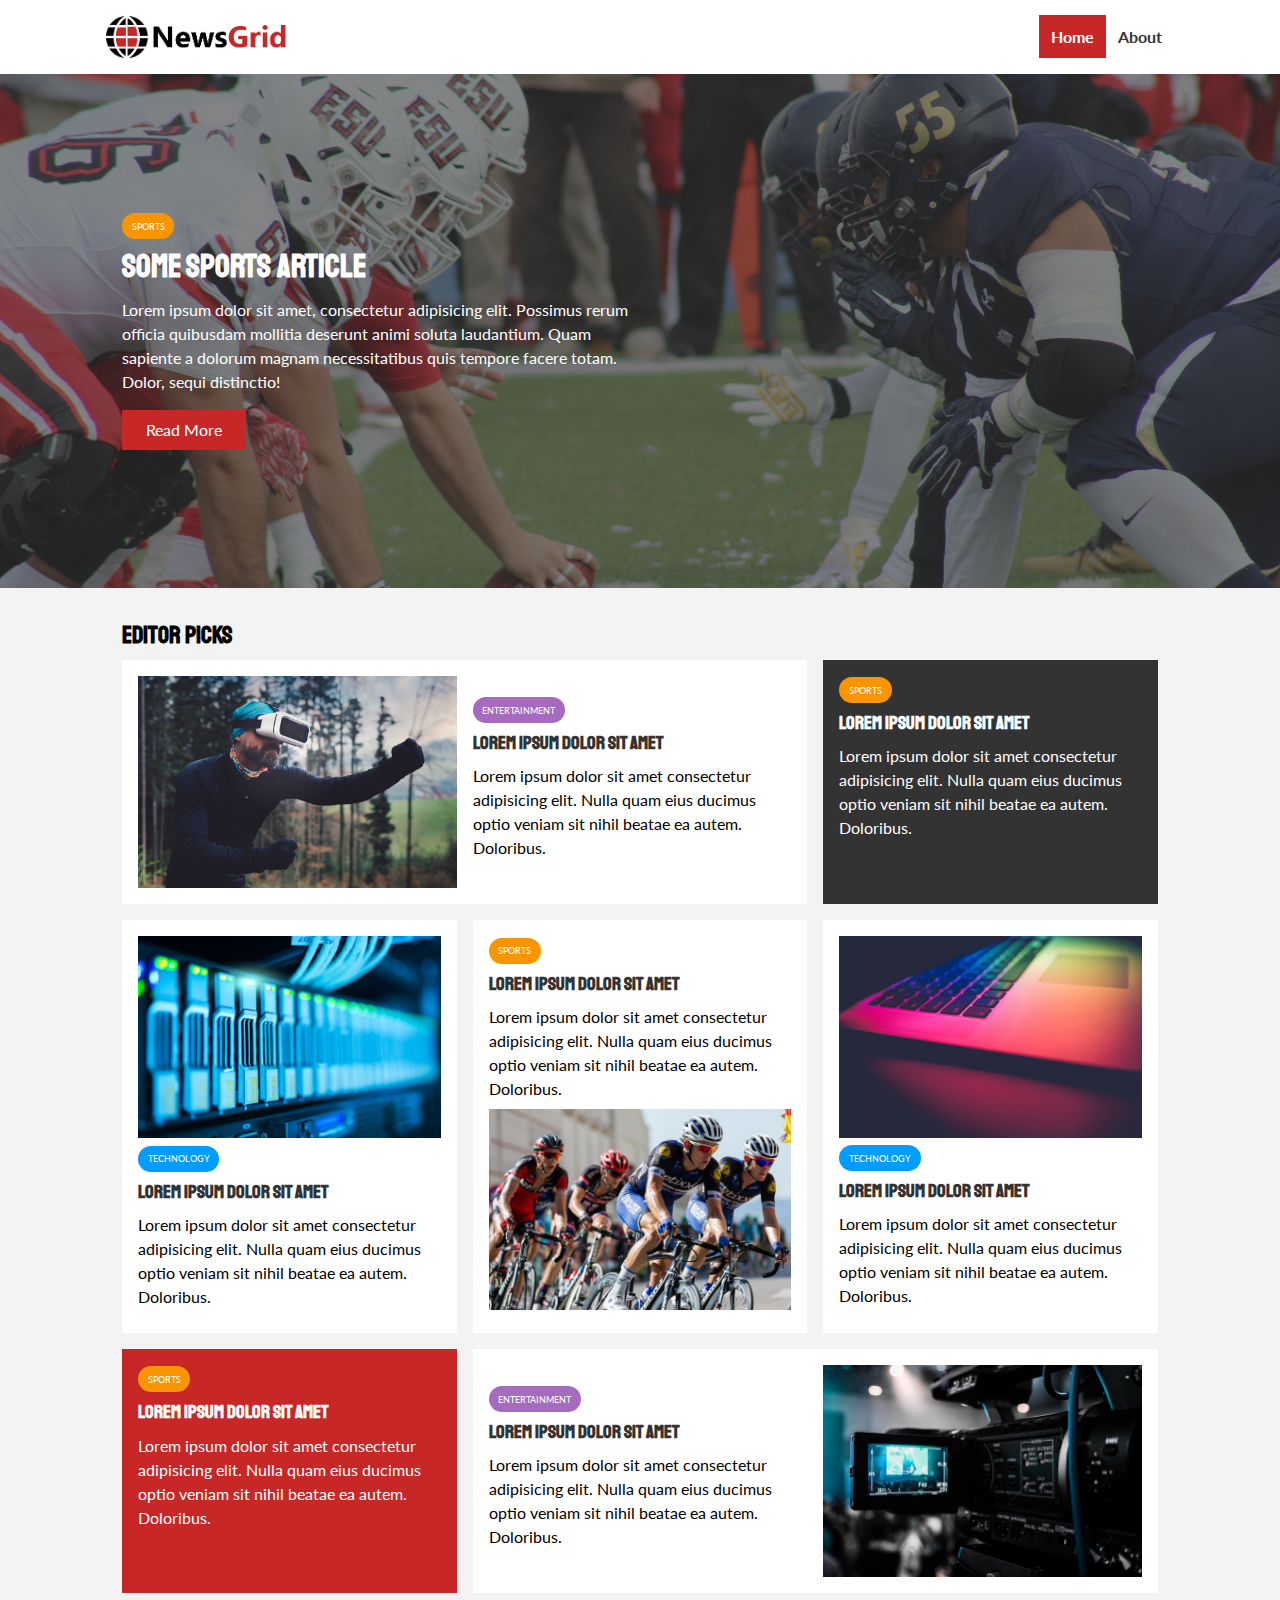
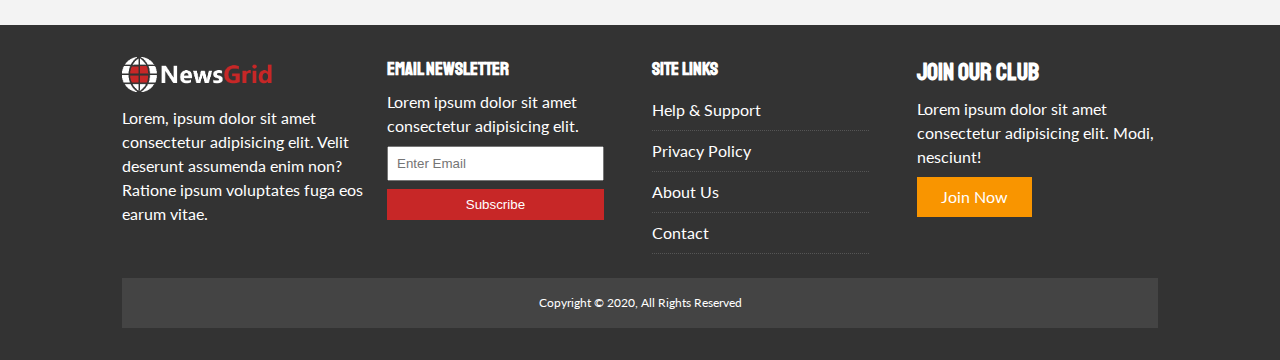
<file: index.html>
<!DOCTYPE html>
<html lang="en">
    <head>
        <meta charset="UTF-8" />
        <meta name="viewport" content="width=device-width, initial-scale=1.0" />
        <meta http-equiv="X-UA-Compatible" content="ie=edge" />
        <link
            rel="stylesheet"
            href="https://use.fontawesome.com/releases/v5.6.3/css/all.css"
            integrity="sha384-UHRtZLI+pbxtHCWp1t77Bi1L4ZtiqrqD80Kn4Z8NTSRyMA2Fd33n5dQ8lWUE00s/"
            crossorigin="anonymous"
        />
        <link
            href="https://fonts.googleapis.com/css?family=Lato|Staatliches"
            rel="stylesheet"
        />
        <link rel="stylesheet" href="css/style.css" />
        <link
            rel="stylesheet"
            media="screen and (max-width: 768px)"
            href="css/mobile.css"
        />
        <link rel="shortcut icon" type="image/x-icon" href="favicon.ico" />
        <title>NewsGrid | Latest News</title>
    </head>
    <body>
        <nav id="main-nav">
            <div class="container">
                <img src="public/img/logo.png" alt="NewsGrid" class="logo" />
                <div class="social">
                    <a href="http://facebook.com" target="_blank"
                        ><i class="fab fa-facebook fa-2x"></i
                    ></a>
                    <a href="http://twitter.com" target="_blank"
                        ><i class="fab fa-twitter fa-2x"></i
                    ></a>
                    <a href="http://instagram.com" target="_blank"
                        ><i class="fab fa-instagram fa-2x"></i
                    ></a>
                    <a href="http://youtube.com" target="_blank"
                        ><i class="fab fa-youtube fa-2x"></i
                    ></a>
                </div>
                <ul>
                    <li><a class="current" href="index.html">Home</a></li>
                    <li><a href="about.html">About</a></li>
                </ul>
            </div>
        </nav>

        <!-- Showcase -->
        <header id="showcase">
            <div class="container">
                <div class="showcase-container">
                    <div class="showcase-content">
                        <div class="category category-sports">Sports</div>
                        <h1>Some Sports Article</h1>
                        <p>
                            Lorem ipsum dolor sit amet, consectetur adipisicing
                            elit. Possimus rerum officia quibusdam mollitia
                            deserunt animi soluta laudantium. Quam sapiente a
                            dolorum magnam necessitatibus quis tempore facere
                            totam. Dolor, sequi distinctio!
                        </p>
                        <a href="article.html" class="btn btn-primary"
                            >Read More</a
                        >
                    </div>
                </div>
            </div>
        </header>

        <!-- Home Articles -->
        <section id="home-articles" class="py-2">
            <div class="container">
                <h2>Editor Picks</h2>
                <div class="articles-container">
                    <article class="card">
                        <img src="public/img/ent1.jpg" alt="" />
                        <div>
                            <div class="category category-ent">
                                Entertainment
                            </div>
                            <h3>
                                <a href="article.html"
                                    >Lorem ipsum dolor sit amet</a
                                >
                            </h3>
                            <p>
                                Lorem ipsum dolor sit amet consectetur
                                adipisicing elit. Nulla quam eius ducimus optio
                                veniam sit nihil beatae ea autem. Doloribus.
                            </p>
                        </div>
                    </article>
                    <article class="card bg-dark">
                        <div class="category category-sports">Sports</div>
                        <h3>
                            <a href="article.html"
                                >Lorem ipsum dolor sit amet</a
                            >
                        </h3>
                        <p>
                            Lorem ipsum dolor sit amet consectetur adipisicing
                            elit. Nulla quam eius ducimus optio veniam sit nihil
                            beatae ea autem. Doloribus.
                        </p>
                    </article>
                    <article class="card">
                        <img src="public/img/tech1.jpg" alt="" />
                        <div class="category category-tech">Technology</div>
                        <h3>
                            <a href="article.html"
                                >Lorem ipsum dolor sit amet</a
                            >
                        </h3>
                        <p>
                            Lorem ipsum dolor sit amet consectetur adipisicing
                            elit. Nulla quam eius ducimus optio veniam sit nihil
                            beatae ea autem. Doloribus.
                        </p>
                    </article>
                    <article class="card">
                        <div class="category category-sports">Sports</div>
                        <h3>
                            <a href="article.html"
                                >Lorem ipsum dolor sit amet</a
                            >
                        </h3>
                        <p>
                            Lorem ipsum dolor sit amet consectetur adipisicing
                            elit. Nulla quam eius ducimus optio veniam sit nihil
                            beatae ea autem. Doloribus.
                        </p>
                        <img src="public/img/sports1.jpg" alt="" />
                    </article>
                    <article class="card">
                        <img src="public/img/tech2.jpg" alt="" />
                        <div class="category category-tech">Technology</div>
                        <h3>
                            <a href="article.html"
                                >Lorem ipsum dolor sit amet</a
                            >
                        </h3>
                        <p>
                            Lorem ipsum dolor sit amet consectetur adipisicing
                            elit. Nulla quam eius ducimus optio veniam sit nihil
                            beatae ea autem. Doloribus.
                        </p>
                    </article>
                    <article class="card bg-primary">
                        <div class="category category-sports">Sports</div>
                        <h3>
                            <a href="article.html"
                                >Lorem ipsum dolor sit amet</a
                            >
                        </h3>
                        <p>
                            Lorem ipsum dolor sit amet consectetur adipisicing
                            elit. Nulla quam eius ducimus optio veniam sit nihil
                            beatae ea autem. Doloribus.
                        </p>
                    </article>
                    <article class="card">
                        <div>
                            <div class="category category-ent">
                                Entertainment
                            </div>
                            <h3>
                                <a href="article.html"
                                    >Lorem ipsum dolor sit amet</a
                                >
                            </h3>
                            <p>
                                Lorem ipsum dolor sit amet consectetur
                                adipisicing elit. Nulla quam eius ducimus optio
                                veniam sit nihil beatae ea autem. Doloribus.
                            </p>
                        </div>
                        <img src="public/img/ent2.jpg" alt="" />
                    </article>
                </div>
            </div>
        </section>

        <!-- Footer -->
        <footer id="main-footer" class="py-2">
            <div class="container footer-container">
                <div>
                    <img src="public/img/logo_light.png" alt="NewsGrid" />
                    <p>
                        Lorem, ipsum dolor sit amet consectetur adipisicing
                        elit. Velit deserunt assumenda enim non? Ratione ipsum
                        voluptates fuga eos earum vitae.
                    </p>
                </div>
                <div>
                    <h3>Email Newsletter</h3>
                    <p>
                        Lorem ipsum dolor sit amet consectetur adipisicing elit.
                    </p>
                    <form>
                        <input type="email" placeholder="Enter Email" />
                        <input
                            type="submit"
                            value="Subscribe"
                            class="btn btn-primary"
                        />
                    </form>
                </div>
                <div>
                    <h3>Site Links</h3>
                    <ul class="list">
                        <li><a href="#">Help & Support</a></li>
                        <li><a href="#">Privacy Policy</a></li>
                        <li><a href="#">About Us</a></li>
                        <li><a href="#">Contact</a></li>
                    </ul>
                </div>
                <div>
                    <h2>Join Our Club</h2>
                    <p>
                        Lorem ipsum dolor sit amet consectetur adipisicing elit.
                        Modi, nesciunt!
                    </p>
                    <a href="#" class="btn btn-secondary">Join Now</a>
                </div>
                <div>
                    <p>
                        Copyright &copy; 2020, All Rights Reserved
                    </p>
                </div>
            </div>
        </footer>
    </body>
</html>
</file>
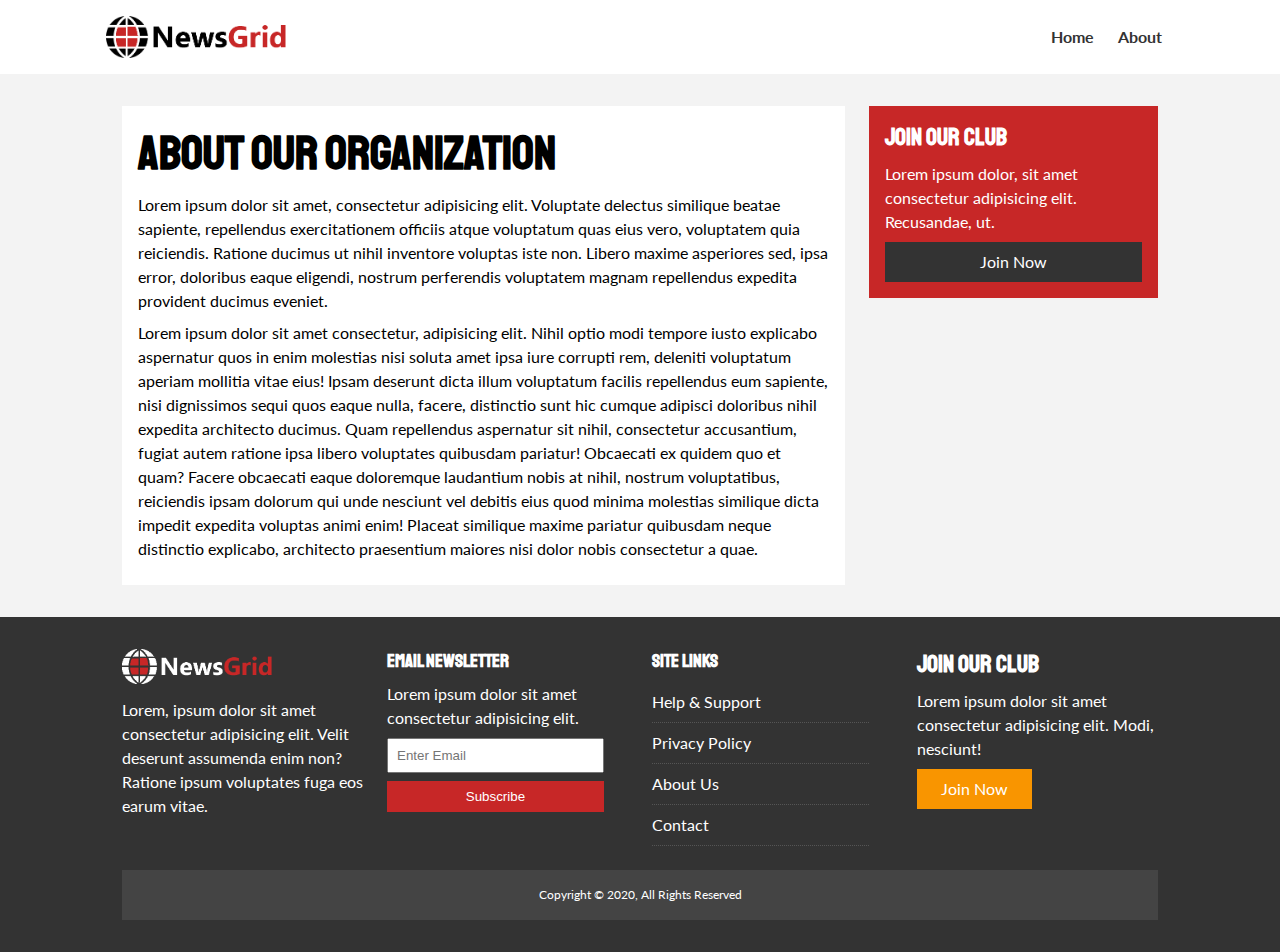
<file: about.html>
<!DOCTYPE html>
<html lang="en">
    <head>
        <meta charset="UTF-8" />
        <meta name="viewport" content="width=device-width, initial-scale=1.0" />
        <meta http-equiv="X-UA-Compatible" content="ie=edge" />
        <link
            rel="stylesheet"
            href="https://use.fontawesome.com/releases/v5.6.3/css/all.css"
            integrity="sha384-UHRtZLI+pbxtHCWp1t77Bi1L4ZtiqrqD80Kn4Z8NTSRyMA2Fd33n5dQ8lWUE00s/"
            crossorigin="anonymous"
        />
        <link
            href="https://fonts.googleapis.com/css?family=Lato|Staatliches"
            rel="stylesheet"
        />
        <link rel="stylesheet" href="css/style.css" />
        <link
            rel="stylesheet"
            media="screen and (max-width: 768px)"
            href="css/mobile.css"
        />
        <link rel="shortcut icon" type="image/x-icon" href="favicon.ico" />
        <title>NewsGrid | Latest News</title>
    </head>
    <body>
        <nav id="main-nav">
            <div class="container">
                <img src="public/img/logo.png" alt="NewsGrid" class="logo" />
                <div class="social">
                    <a href="http://facebook.com" target="_blank"
                        ><i class="fab fa-facebook fa-2x"></i
                    ></a>
                    <a href="http://twitter.com" target="_blank"
                        ><i class="fab fa-twitter fa-2x"></i
                    ></a>
                    <a href="http://instagram.com" target="_blank"
                        ><i class="fab fa-instagram fa-2x"></i
                    ></a>
                    <a href="http://youtube.com" target="_blank"
                        ><i class="fab fa-youtube fa-2x"></i
                    ></a>
                </div>
                <ul>
                    <li><a href="index.html">Home</a></li>
                    <li><a href="about.html">About</a></li>
                </ul>
            </div>
        </nav>

        <section id="about">
            <div class="container">
                <div class="page-container">
                    <article class="card">
                        <h1 class="l-heading">
                            About Our Organization
                        </h1>
                        <p>
                            Lorem ipsum dolor sit amet, consectetur adipisicing
                            elit. Voluptate delectus similique beatae sapiente,
                            repellendus exercitationem officiis atque voluptatum
                            quas eius vero, voluptatem quia reiciendis. Ratione
                            ducimus ut nihil inventore voluptas iste non. Libero
                            maxime asperiores sed, ipsa error, doloribus eaque
                            eligendi, nostrum perferendis voluptatem magnam
                            repellendus expedita provident ducimus eveniet.
                        </p>
                        <p>
                            Lorem ipsum dolor sit amet consectetur, adipisicing
                            elit. Nihil optio modi tempore iusto explicabo
                            aspernatur quos in enim molestias nisi soluta amet
                            ipsa iure corrupti rem, deleniti voluptatum aperiam
                            mollitia vitae eius! Ipsam deserunt dicta illum
                            voluptatum facilis repellendus eum sapiente, nisi
                            dignissimos sequi quos eaque nulla, facere,
                            distinctio sunt hic cumque adipisci doloribus nihil
                            expedita architecto ducimus. Quam repellendus
                            aspernatur sit nihil, consectetur accusantium,
                            fugiat autem ratione ipsa libero voluptates
                            quibusdam pariatur! Obcaecati ex quidem quo et quam?
                            Facere obcaecati eaque doloremque laudantium nobis
                            at nihil, nostrum voluptatibus, reiciendis ipsam
                            dolorum qui unde nesciunt vel debitis eius quod
                            minima molestias similique dicta impedit expedita
                            voluptas animi enim! Placeat similique maxime
                            pariatur quibusdam neque distinctio explicabo,
                            architecto praesentium maiores nisi dolor nobis
                            consectetur a quae.
                        </p>
                    </article>
                    <aside class="card bg-primary">
                        <h2>Join Our Club</h2>
                        <p>
                            Lorem ipsum dolor, sit amet consectetur adipisicing
                            elit. Recusandae, ut.
                        </p>
                        <a href="#" class="btn btn-dark btn-block">Join Now</a>
                    </aside>
                </div>
            </div>
        </section>
        <!-- Footer -->
        <footer id="main-footer" class="py-2">
            <div class="container footer-container">
                <div>
                    <img src="public/img/logo_light.png" alt="NewsGrid" />
                    <p>
                        Lorem, ipsum dolor sit amet consectetur adipisicing
                        elit. Velit deserunt assumenda enim non? Ratione ipsum
                        voluptates fuga eos earum vitae.
                    </p>
                </div>
                <div>
                    <h3>Email Newsletter</h3>
                    <p>
                        Lorem ipsum dolor sit amet consectetur adipisicing elit.
                    </p>
                    <form>
                        <input type="email" placeholder="Enter Email" />
                        <input
                            type="submit"
                            value="Subscribe"
                            class="btn btn-primary"
                        />
                    </form>
                </div>
                <div>
                    <h3>Site Links</h3>
                    <ul class="list">
                        <li><a href="#">Help & Support</a></li>
                        <li><a href="#">Privacy Policy</a></li>
                        <li><a href="#">About Us</a></li>
                        <li><a href="#">Contact</a></li>
                    </ul>
                </div>
                <div>
                    <h2>Join Our Club</h2>
                    <p>
                        Lorem ipsum dolor sit amet consectetur adipisicing elit.
                        Modi, nesciunt!
                    </p>
                    <a href="#" class="btn btn-secondary">Join Now</a>
                </div>
                <div>
                    <p>
                        Copyright &copy; 2020, All Rights Reserved
                    </p>
                </div>
            </div>
        </footer>
    </body>
</html>
</file>
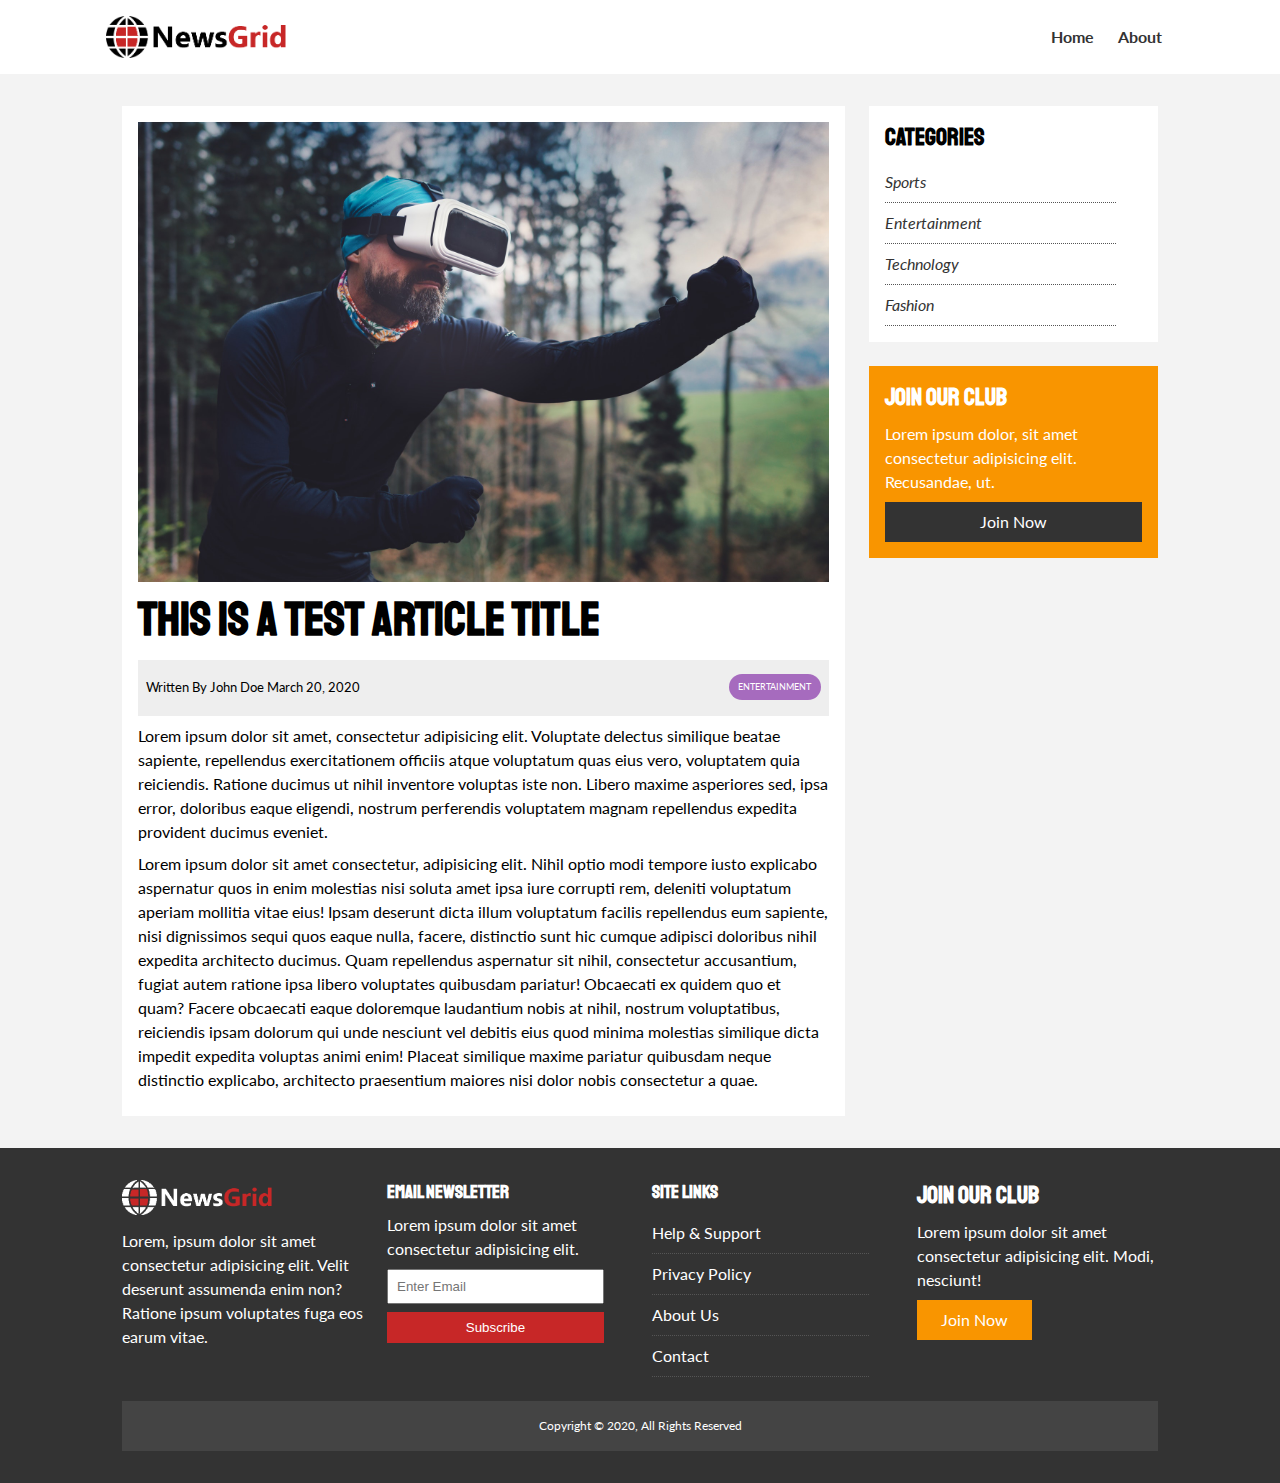
<file: article.html>
<!DOCTYPE html>
<html lang="en">
    <head>
        <meta charset="UTF-8" />
        <meta name="viewport" content="width=device-width, initial-scale=1.0" />
        <meta http-equiv="X-UA-Compatible" content="ie=edge" />
        <link
            rel="stylesheet"
            href="https://use.fontawesome.com/releases/v5.6.3/css/all.css"
            integrity="sha384-UHRtZLI+pbxtHCWp1t77Bi1L4ZtiqrqD80Kn4Z8NTSRyMA2Fd33n5dQ8lWUE00s/"
            crossorigin="anonymous"
        />
        <link
            href="https://fonts.googleapis.com/css?family=Lato|Staatliches"
            rel="stylesheet"
        />
        <link rel="stylesheet" href="css/style.css" />
        <link
            rel="stylesheet"
            media="screen and (max-width: 768px)"
            href="css/mobile.css"
        />
        <link rel="shortcut icon" type="image/x-icon" href="favicon.ico" />
        <title>NewsGrid | Latest News</title>
    </head>
    <body>
        <nav id="main-nav">
            <div class="container">
                <img src="public/img/logo.png" alt="NewsGrid" class="logo" />
                <div class="social">
                    <a href="http://facebook.com" target="_blank"
                        ><i class="fab fa-facebook fa-2x"></i
                    ></a>
                    <a href="http://twitter.com" target="_blank"
                        ><i class="fab fa-twitter fa-2x"></i
                    ></a>
                    <a href="http://instagram.com" target="_blank"
                        ><i class="fab fa-instagram fa-2x"></i
                    ></a>
                    <a href="http://youtube.com" target="_blank"
                        ><i class="fab fa-youtube fa-2x"></i
                    ></a>
                </div>
                <ul>
                    <li><a href="index.html">Home</a></li>
                    <li><a href="about.html">About</a></li>
                </ul>
            </div>
        </nav>
        <section id="article">
            <div class="container">
                <div class="page-container">
                    <article class="card">
                        <img src="public/img/ent1.jpg" alt="article photo" />
                        <h1 class="l-heading">
                            This Is A Test Article Title
                        </h1>
                        <div class="meta">
                            <small>
                                <i class="fas fa-user"></i> Written By John Doe
                                March 20, 2020
                            </small>
                            <div class="category category-ent">
                                Entertainment
                            </div>
                        </div>
                        <p>
                            Lorem ipsum dolor sit amet, consectetur adipisicing
                            elit. Voluptate delectus similique beatae sapiente,
                            repellendus exercitationem officiis atque voluptatum
                            quas eius vero, voluptatem quia reiciendis. Ratione
                            ducimus ut nihil inventore voluptas iste non. Libero
                            maxime asperiores sed, ipsa error, doloribus eaque
                            eligendi, nostrum perferendis voluptatem magnam
                            repellendus expedita provident ducimus eveniet.
                        </p>
                        <p>
                            Lorem ipsum dolor sit amet consectetur, adipisicing
                            elit. Nihil optio modi tempore iusto explicabo
                            aspernatur quos in enim molestias nisi soluta amet
                            ipsa iure corrupti rem, deleniti voluptatum aperiam
                            mollitia vitae eius! Ipsam deserunt dicta illum
                            voluptatum facilis repellendus eum sapiente, nisi
                            dignissimos sequi quos eaque nulla, facere,
                            distinctio sunt hic cumque adipisci doloribus nihil
                            expedita architecto ducimus. Quam repellendus
                            aspernatur sit nihil, consectetur accusantium,
                            fugiat autem ratione ipsa libero voluptates
                            quibusdam pariatur! Obcaecati ex quidem quo et quam?
                            Facere obcaecati eaque doloremque laudantium nobis
                            at nihil, nostrum voluptatibus, reiciendis ipsam
                            dolorum qui unde nesciunt vel debitis eius quod
                            minima molestias similique dicta impedit expedita
                            voluptas animi enim! Placeat similique maxime
                            pariatur quibusdam neque distinctio explicabo,
                            architecto praesentium maiores nisi dolor nobis
                            consectetur a quae.
                        </p>
                    </article>

                    <aside id="categories" class="card">
                        <h2>Categories</h2>
                        <ul class="list">
                            <li>
                                <a href="#"
                                    ><i class="fas fa-chevron-right"
                                        >Sports</i
                                    ></a
                                >
                            </li>
                            <li>
                                <a href="#"
                                    ><i class="fas fa-chevron-right"
                                        >Entertainment</i
                                    ></a
                                >
                            </li>
                            <li>
                                <a href="#"
                                    ><i class="fas fa-chevron-right"
                                        >Technology</i
                                    ></a
                                >
                            </li>
                            <li>
                                <a href="#"
                                    ><i class="fas fa-chevron-right"
                                        >Fashion</i
                                    ></a
                                >
                            </li>
                        </ul>
                    </aside>
                    <aside class="card bg-secondary">
                        <h2>Join Our Club</h2>
                        <p>
                            Lorem ipsum dolor, sit amet consectetur adipisicing
                            elit. Recusandae, ut.
                        </p>
                        <a href="#" class="btn btn-dark btn-block">Join Now</a>
                    </aside>
                </div>
            </div>
        </section>
        <!-- Footer -->
        <footer id="main-footer" class="py-2">
            <div class="container footer-container">
                <div>
                    <img src="public/img/logo_light.png" alt="NewsGrid" />
                    <p>
                        Lorem, ipsum dolor sit amet consectetur adipisicing
                        elit. Velit deserunt assumenda enim non? Ratione ipsum
                        voluptates fuga eos earum vitae.
                    </p>
                </div>
                <div>
                    <h3>Email Newsletter</h3>
                    <p>
                        Lorem ipsum dolor sit amet consectetur adipisicing elit.
                    </p>
                    <form>
                        <input type="email" placeholder="Enter Email" />
                        <input
                            type="submit"
                            value="Subscribe"
                            class="btn btn-primary"
                        />
                    </form>
                </div>
                <div>
                    <h3>Site Links</h3>
                    <ul class="list">
                        <li><a href="#">Help & Support</a></li>
                        <li><a href="#">Privacy Policy</a></li>
                        <li><a href="#">About Us</a></li>
                        <li><a href="#">Contact</a></li>
                    </ul>
                </div>
                <div>
                    <h2>Join Our Club</h2>
                    <p>
                        Lorem ipsum dolor sit amet consectetur adipisicing elit.
                        Modi, nesciunt!
                    </p>
                    <a href="#" class="btn btn-secondary">Join Now</a>
                </div>
                <div>
                    <p>
                        Copyright &copy; 2020, All Rights Reserved
                    </p>
                </div>
            </div>
        </footer>
    </body>
</html>
</file>
<file: css/style.css>
:root {
    --primary-color: #c72727;
    --secondary-color: #f99500;
    --light-color: #f3f3f3;
    --dark-color: #333;
    --max-width: 1100px;
}

.category {
    --sports-color: #f99500;
    --ent-color: #a66bbe;
    --tech-color: #009cff;
}

* {
    margin: 0;
    padding: 0;
    box-sizing: border-box;
}

body {
    font-family: "Lato", sans-serif;
    line-height: 1.5;
    background: var(--light-color);
}

a {
    color: #333;
    text-decoration: none;
}

ul {
    list-style: none;
}

p {
    margin: 0.5rem 0;
}

img {
    width: 100%;
}

h1,
h2,
h3,
h4,
h5,
h6 {
    font-family: "Staatliches", cursive;
    margin-bottom: 0.55rem;
    line-height: 1.3;
}

/* Utility */
.container {
    max-width: var(--max-width);
    margin: auto;
    padding: 0 2rem;
    overflow: hidden;
}

.category {
    display: inline-block;
    color: #fff;
    font-size: 0.55rem;
    text-transform: uppercase;
    padding: 0.4rem 0.6rem;
    border-radius: 15px;
    margin-bottom: 0.5rem;
}

.category-sports {
    background: var(--sports-color);
}
.category-ent {
    background: var(--ent-color);
}
.category-tech {
    background: var(--tech-color);
}

.btn {
    display: inline-block;
    border: none;
    background: var(--dark-color);
    color: #fff;
    padding: 0.5rem 1.5rem;
}

.btn-light {
    background: var(--light-color);
}
.btn-primary {
    background: var(--primary-color);
}
.btn-secondary {
    background: var(--secondary-color);
}

.btn-block {
    display: block;
    width: 100%;
    text-align: center;
}

.btn:hover {
    opacity: 0.9;
}

.card {
    background: #fff;
    padding: 1rem;
}

.bg-dark {
    background: var(--dark-color);
    color: #fff;
}

.bg-primary {
    background: var(--primary-color);
    color: #fff;
}

.bg-secondary {
    background: var(--secondary-color);
    color: #fff;
}

.bg-dark h1,
.bg-dark h2,
.bg-dark h3,
.bg-dark a,
.bg-primary h1,
.bg-primary h2,
.bg-primary h3,
.bg-primary a,
.bg-secondary h1,
.bg-secondary h2,
.bg-secondary h3,
.bg-secondary a {
    color: #fff;
}

.py-1 {
    padding: 1.5rem 0;
}
.py-2 {
    padding: 2rem 0;
}
.py-3 {
    padding: 3rem 0;
}
.p-1 {
    padding: 1.5rem;
}
.p-2 {
    padding: 2rem;
}
.p-3 {
    padding: 3rem;
}

.l-heading {
    font-size: 3rem;
}

.list li {
    padding: 0.5rem 0;
    border-bottom: #555 dotted 1px;
    width: 90%;
}

.list li a:hover {
    color: var(--primary-color) !important;
}

/* Inner page grid container */
.page-container {
    display: grid;
    grid-template-columns: 5fr 2fr;
    margin: 2rem 0;
    grid-gap: 1.5rem;
}

.page-container > *:first-child {
    grid-row: 1 / span 3;
}

/* Navigation */
#main-nav {
    background: #fff;
    position: sticky;
    top: 0;
    z-index: 2;
}

#main-nav .container {
    display: grid;
    grid-template-columns: 6fr 3fr 2fr;
    padding: 1rem;
    align-items: center;
}

#main-nav .logo {
    width: 180px;
}

#main-nav ul {
    justify-self: end;
    display: flex;
}

#main-nav ul li a {
    padding: 0.75rem;
    font-weight: bold;
}

#main-nav ul li a.current {
    background: var(--primary-color);
    color: #fff;
}

#main-nav ul li a:hover {
    background: var(--light-color);
    color: var(--dark-color);
}

#main-nav .social {
    justify-self: center;
}

#main-nav .social i {
    color: #777;
    margin-right: 0.5rem;
}

/* Showcase */
#showcase {
    color: #fff;
    background: #333;
    padding: 2rem;
    position: relative;
}

#showcase:before {
    content: "";
    background: url("../public/img/featured.jpg") no-repeat center center/cover;
    position: absolute;
    top: 0;
    left: 0;
    width: 100%;
    height: 100%;
    opacity: 0.4;
}

#showcase .showcase-container {
    display: grid;
    grid-template-columns: repeat(2, 1fr);
    justify-content: center;
    align-items: center;
    height: 50vh;
}

#showcase .showcase-content {
    z-index: 1;
}

#showcase .showcase-content p {
    margin-bottom: 1rem;
}

/* Home Articles */
#home-articles .articles-container {
    display: grid;
    grid-template-columns: repeat(3, 1fr);
    grid-gap: 1rem;
}

#home-articles .articles-container > *:first-child,
#home-articles .articles-container > *:last-child {
    display: grid;
    grid-template-columns: repeat(2, 1fr);
    grid-gap: 1rem;
    align-items: center;
    grid-column: 1 / span 2;
}

#home-articles .articles-container > *:last-child {
    grid-column: 2 / span 2;
}

#article .meta {
    display: flex;
    justify-content: space-between;
    align-items: center;
    background: #eee;
    padding: 0.5rem;
}

#article .meta .category {
    margin-top: 0.4rem;
}

/* Footer */
#main-footer {
    background: var(--dark-color);
    color: #fff;
}

#main-footer img {
    width: 150px;
}

#main-footer a {
    color: #fff;
}

#main-footer .footer-container {
    display: grid;
    grid-template-columns: repeat(4, 1fr);
    grid-gap: 1.5rem;
}

#main-footer .footer-container > *:last-child {
    background: #444;
    grid-column: 1 / span 4;
    padding: 0.5rem;
    text-align: center;
    font-size: 0.75rem;
}

#main-footer .footer-container input[type="email"] {
    width: 90%;
    padding: 0.5rem;
    margin-bottom: 0.5rem;
}

#main-footer .footer-container input[type="submit"] {
    width: 90%;
}
</file>
<file: css/mobile.css>
#main-nav .social {
    display: none;
}

#main-nav .container {
    grid-template-columns: 1fr;
    grid-gap: 1.2rem;
}

#main-nav ul,
#main-nav .logo {
    justify-self: center;
}

#main-nav ul li a {
    padding: 0.5rem;
}

#home-articles .articles-container {
    grid-template-columns: repeat(2, 1fr);
}

#home-articles .articles-container > *:first-child,
#home-articles .articles-container > *:last-child {
    grid-template-columns: 1fr;
    grid-column: 1;
}

@media (max-width: 600px) {
    #showcase .showcase-container,
    #home-articles .articles-container,
    #main-footer .footer-container {
        grid-template-columns: 1fr;
    }

    #main-footer .footer-container > *:last-child {
        grid-column: 1;
    }

    #main-footer .footer-container > *:first-child,
    #main-footer .footer-container > *:nth-child(2) {
        border-bottom: #444 dotted 1px;
        padding-bottom: 1rem;
    }

    .page-container {
        grid-template-columns: 1fr;
        text-align: center;
    }

    .page-container > *:first-child {
        grid-row: 1;
    }

    .l-heading {
        font-size: 2rem;
    }
}
</file>
